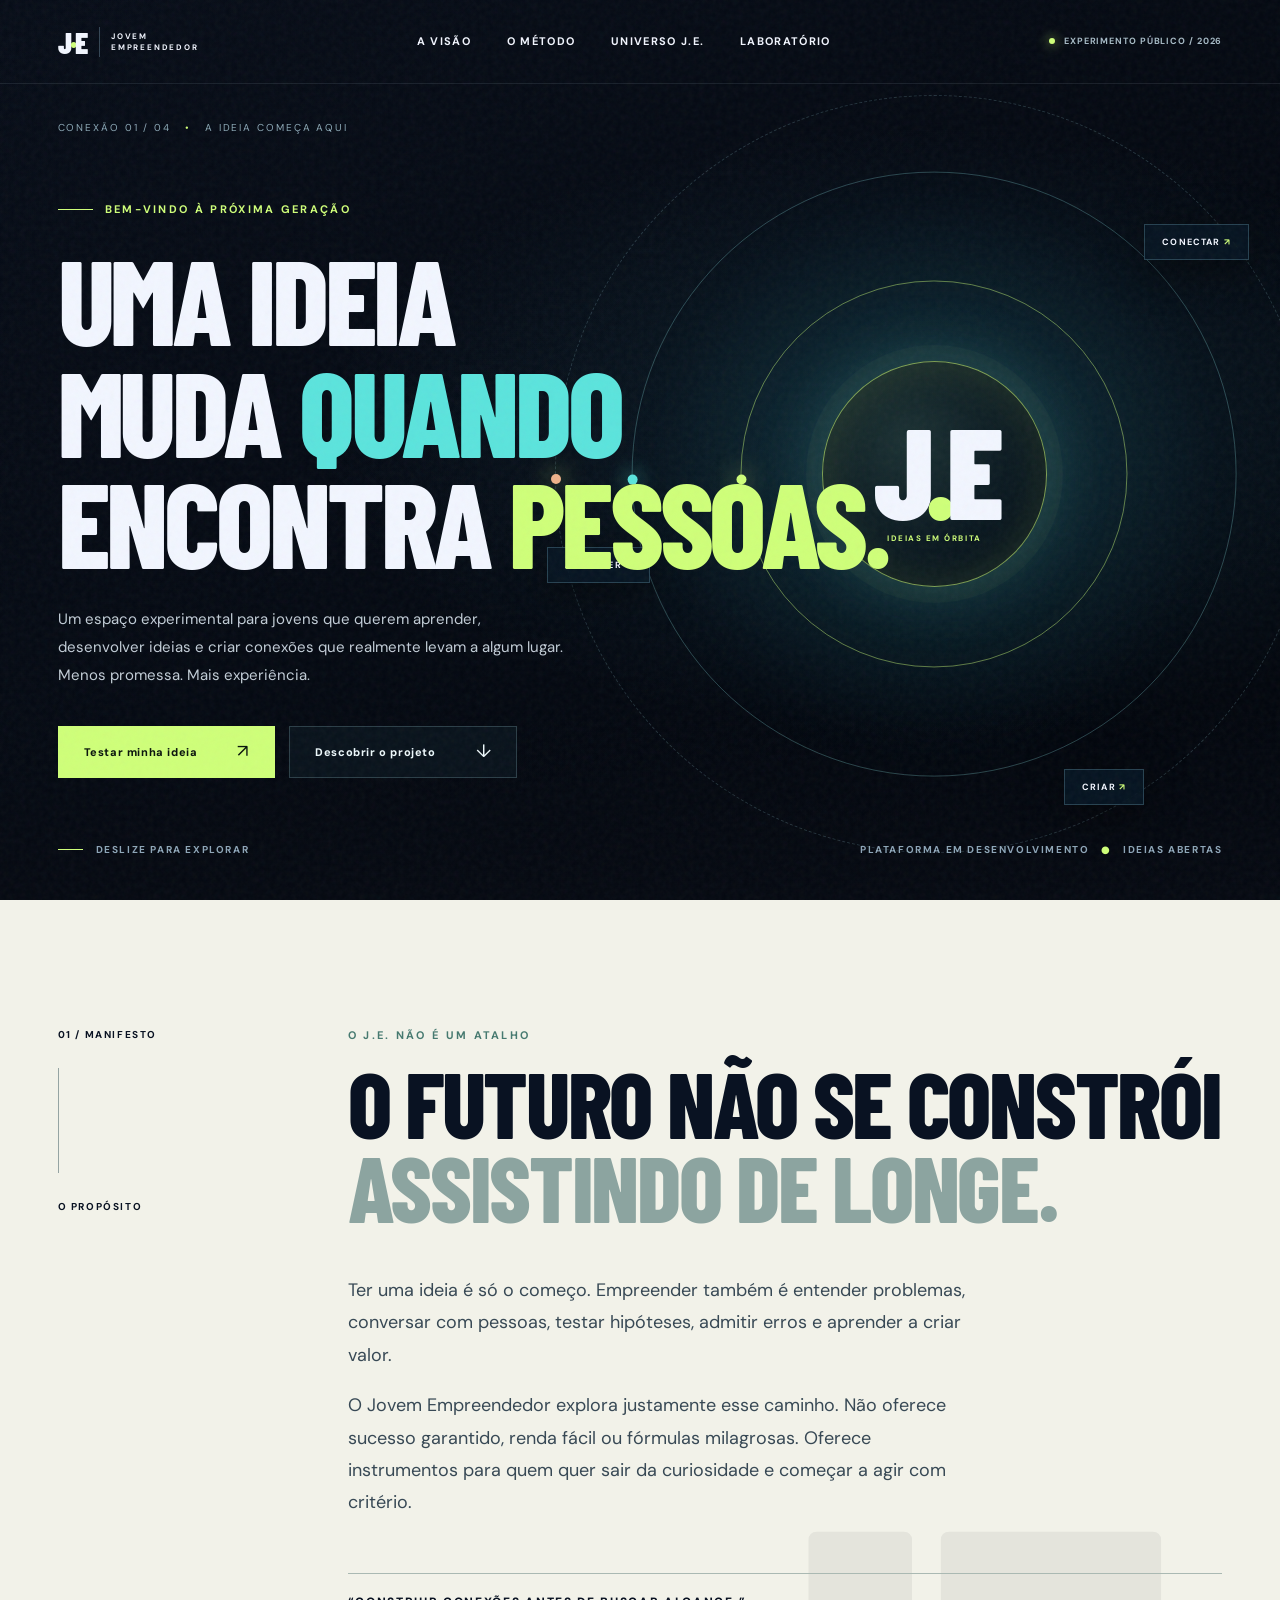
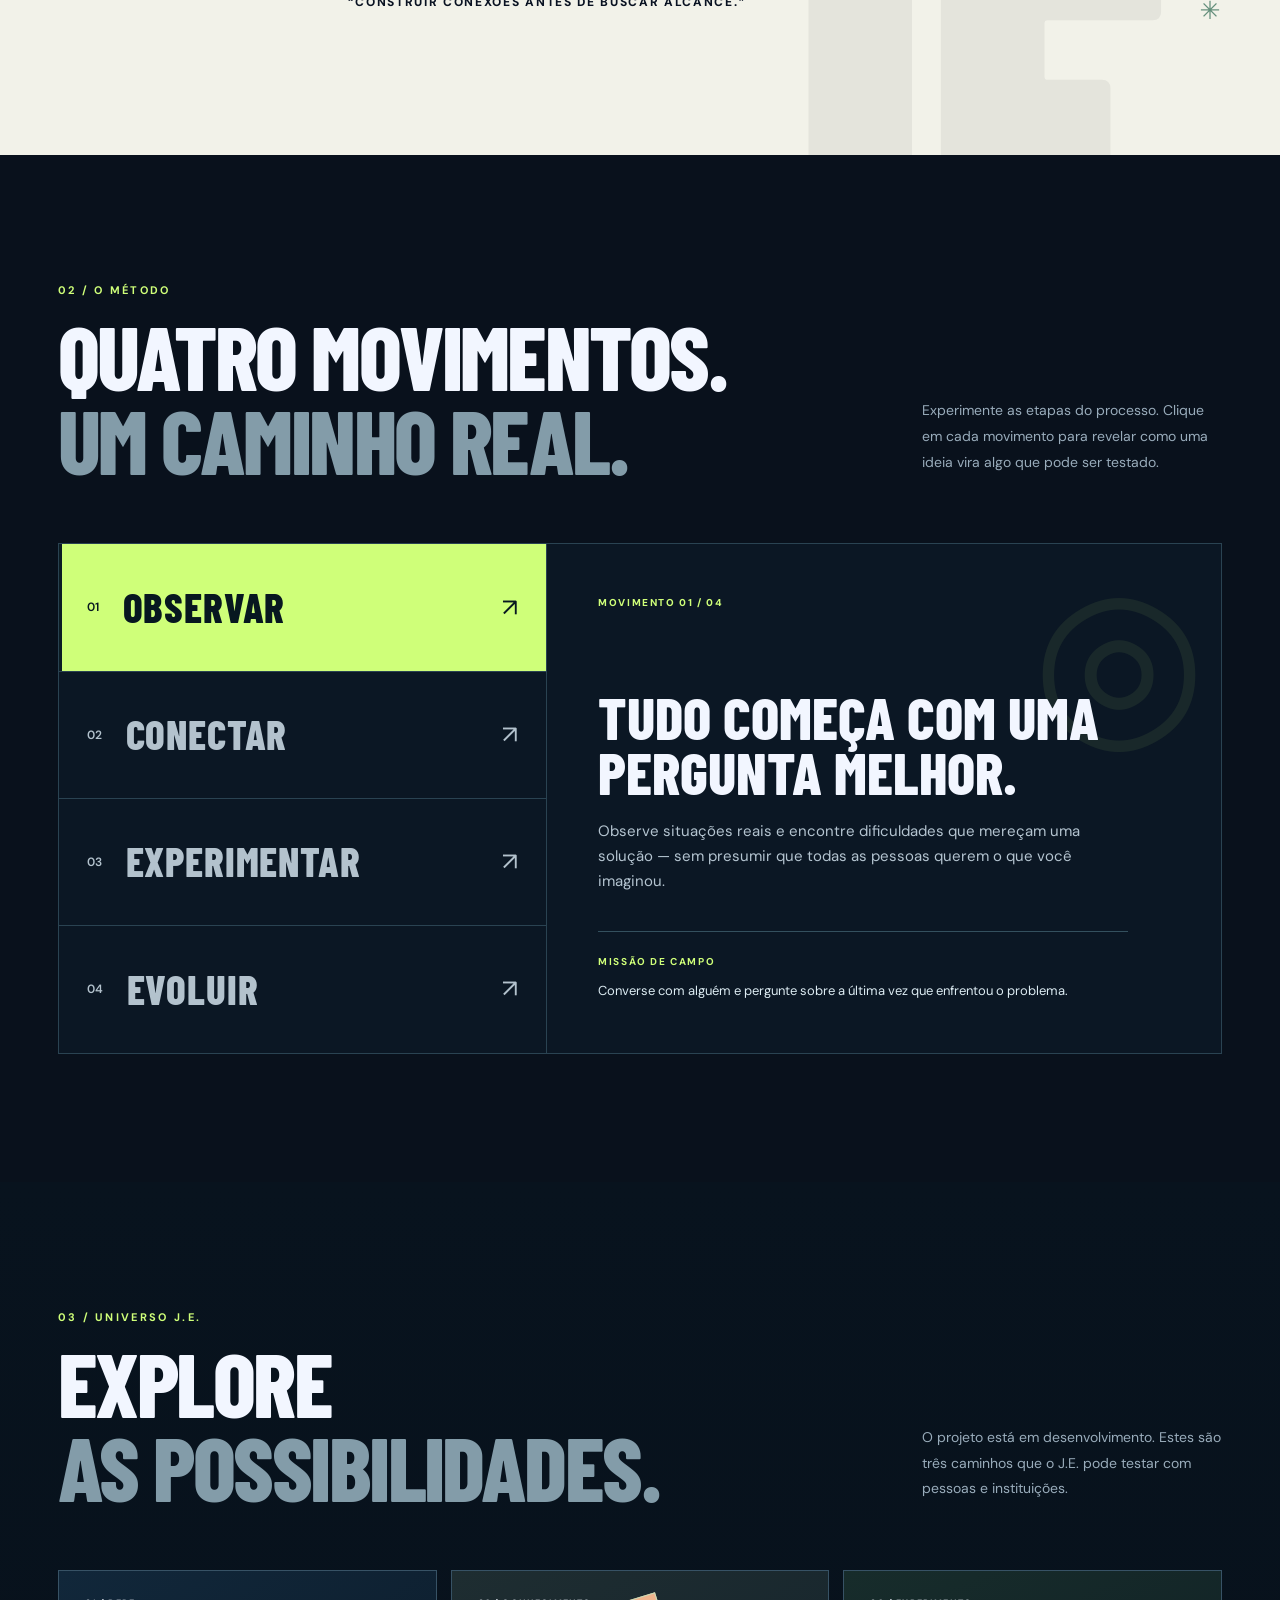
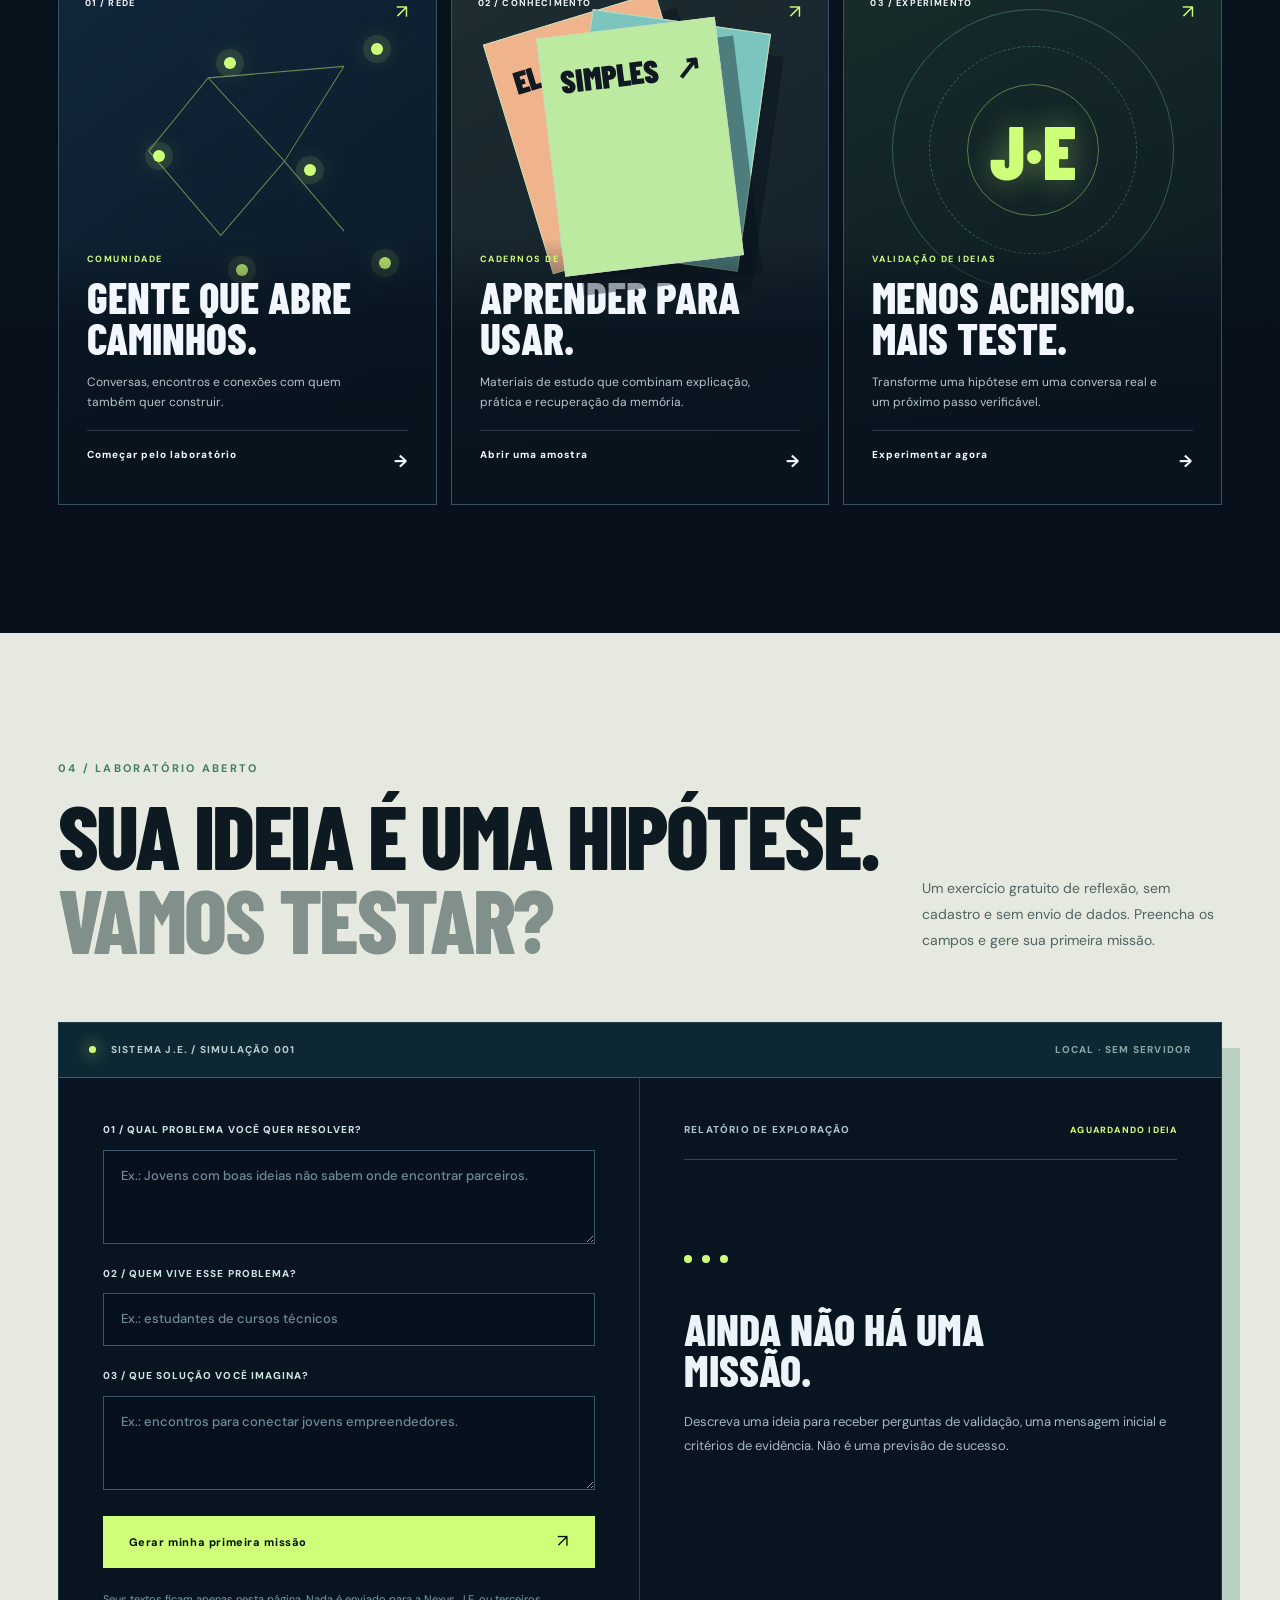
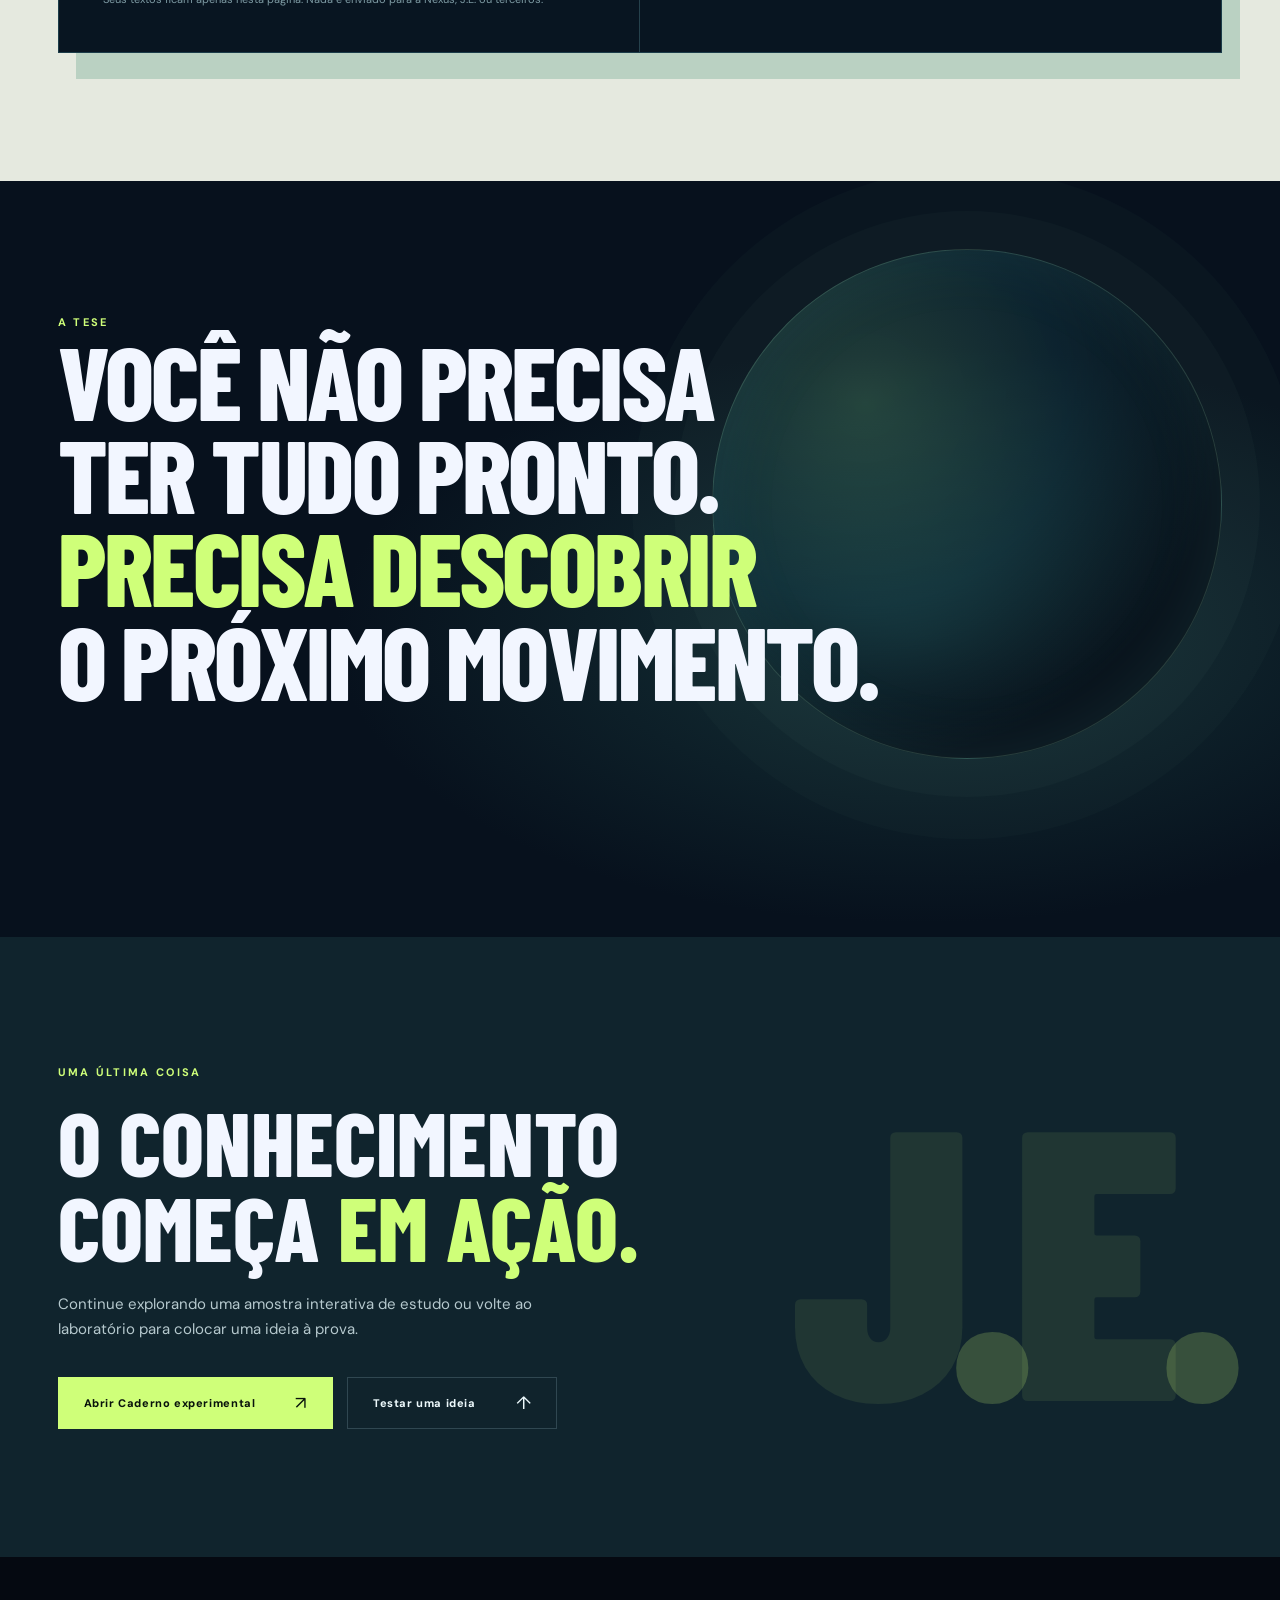
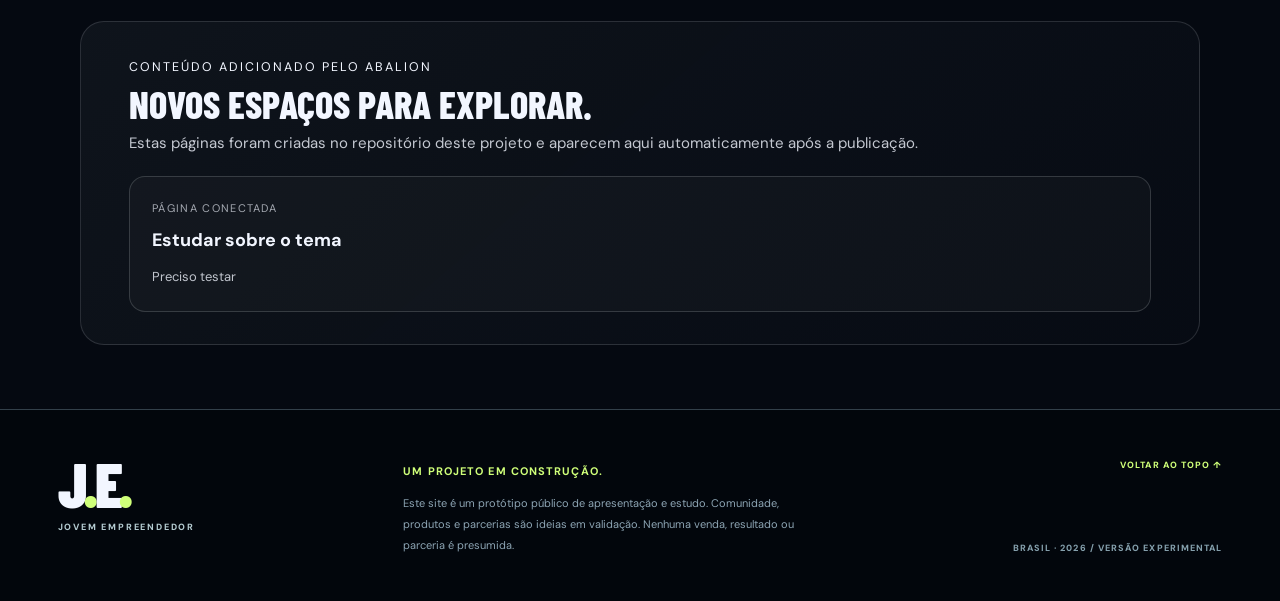
<file: index.html>
<!DOCTYPE html>
<html lang="pt-BR" data-theme="dark">
<head>
  <meta charset="UTF-8"/>
  <meta name="viewport" content="width=device-width,initial-scale=1,viewport-fit=cover"/>
  <meta name="description" content="J.E. — Jovem Empreendedor: um laboratório público de ideias, conexões e aprendizagem para transformar curiosidade em ações concretas."/>
  <meta name="theme-color" content="#050911"/>
  <meta property="og:type" content="website"/>
  <meta property="og:title" content="J.E. — Jovem Empreendedor | O próximo movimento"/>
  <meta property="og:description" content="Ideias encontram pessoas. Explore uma experiência interativa sobre aprender, validar e empreender."/>
  <link rel="icon" href="assets/favicon.svg" type="image/svg+xml"/>
  <link rel="stylesheet" href="assets/style.css"/>
  <title>J.E. — Jovem Empreendedor | Ideias em movimento</title>
</head>
<body>
  <a class="skip" href="#conteudo">Ir para o conteúdo</a>
  <div class="noise" aria-hidden="true"></div>
  <canvas id="starfield" aria-hidden="true"></canvas>
  <div class="loading-screen" id="intro" aria-hidden="true"><div class="loading-mark">J<span>.</span>E<span>.</span></div><div class="loading-bar"><span></span></div><p>EMBARQUE EM UMA IDEIA</p></div>
  <header class="site-header" id="topo">
    <a class="brand" href="#topo" aria-label="Jovem Empreendedor, início"><span class="brand-sign">J<span>·</span>E</span><span class="brand-name">JOVEM<br/>EMPREENDEDOR</span></a>
    <nav class="desktop-nav" aria-label="Menu principal"><a href="#visao">A visão</a><a href="#metodo">O método</a><a href="#universo">Universo J.E.</a><a href="#laboratorio">Laboratório</a></nav>
    <div class="nav-right"><span class="live-indicator"><i></i>EXPERIMENTO PÚBLICO / 2026</span><button class="menu-btn" id="menuBtn" aria-label="Abrir menu" aria-controls="mobileMenu" aria-expanded="false"><span></span><span></span></button></div>
  </header>
  <nav class="mobile-menu" id="mobileMenu" aria-label="Menu móvel" hidden><a href="#visao">01 — A visão</a><a href="#metodo">02 — O método</a><a href="#universo">03 — Universo J.E.</a><a href="#laboratorio">04 — Laboratório</a><a href="cadernos/">05 — Amostra de Caderno</a></nav>
  <main id="conteudo">
    <section class="hero section-frame" id="inicio" aria-label="Apresentação do Jovem Empreendedor">
      <div class="hero-coordinate" aria-hidden="true">CONEXÃO 01 / 04 <span>•</span> A IDEIA COMEÇA AQUI</div>
      <div class="hero-copy reveal">
        <div class="eyebrow"><span class="eyebrow-line"></span> BEM-VINDO À PRÓXIMA GERAÇÃO</div>
        <h1>UMA IDEIA<br/>MUDA <em>QUANDO</em><br/>ENCONTRA <span>PESSOAS.</span></h1>
        <p class="hero-description">Um espaço experimental para jovens que querem aprender, desenvolver ideias e criar conexões que realmente levam a algum lugar. Menos promessa. Mais experiência.</p>
        <div class="hero-actions"><a class="btn btn-primary magnetic" href="#laboratorio">Testar minha ideia <span aria-hidden="true">↗</span></a><a class="btn btn-ghost" href="#visao">Descobrir o projeto <span aria-hidden="true">↓</span></a></div>
      </div>
      <div class="orbital" aria-hidden="true">
        <div class="orbital-glow"></div><div class="orbit orbit-outer"><i class="orb-dot"></i></div><div class="orbit orbit-mid"><i class="orb-dot"></i></div><div class="orbit orbit-inner"><i class="orb-dot"></i></div>
        <div class="orb-center"><span class="orb-core">J<span>.</span>E</span><span class="orb-caption">IDEIAS EM ÓRBITA</span></div><div class="orbit-tag orbit-tag-one">CONECTAR <span>↗</span></div><div class="orbit-tag orbit-tag-two">APRENDER <span>↗</span></div><div class="orbit-tag orbit-tag-three">CRIAR <span>↗</span></div>
      </div>
      <div class="hero-bottom"><div class="scroll-label"><span class="scroll-line"></span> DESLIZE PARA EXPLORAR</div><div class="hero-status">PLATAFORMA EM DESENVOLVIMENTO <b>●</b> IDEIAS ABERTAS</div></div>
    </section>

    <section class="manifesto section-pad" id="visao">
      <div class="wrap manifesto-layout">
        <div class="section-index reveal"><span>01 / MANIFESTO</span><span class="axis-line"></span><span>O PROPÓSITO</span></div>
        <div class="manifesto-content reveal"><div class="micro">O J.E. NÃO É UM ATALHO</div><h2>O FUTURO NÃO SE CONSTRÓI <span>ASSISTINDO DE LONGE.</span></h2><p>Ter uma ideia é só o começo. Empreender também é entender problemas, conversar com pessoas, testar hipóteses, admitir erros e aprender a criar valor.</p><p>O Jovem Empreendedor explora justamente esse caminho. Não oferece sucesso garantido, renda fácil ou fórmulas milagrosas. Oferece instrumentos para quem quer sair da curiosidade e começar a agir com critério.</p><div class="quote-line"><span>“CONSTRUIR CONEXÕES ANTES DE BUSCAR ALCANCE.”</span><span class="mark-star">✳</span></div></div>
      </div>
    </section>

    <section class="route section-pad" id="metodo">
      <div class="wrap"><div class="section-top reveal"><div><div class="section-label">02 / O MÉTODO</div><h2>QUATRO MOVIMENTOS.<br/><span>UM CAMINHO REAL.</span></h2></div><p>Experimente as etapas do processo. Clique em cada movimento para revelar como uma ideia vira algo que pode ser testado.</p></div>
      <div class="route-board reveal"><div class="route-steps" id="routeSteps" role="tablist" aria-label="Etapas do método J.E.">
          <button class="route-step active" role="tab" aria-selected="true" aria-controls="routePanel" id="route-tab-0" data-step="0"><span class="step-num">01</span><span class="step-text">OBSERVAR</span><span class="step-icon">↗</span></button>
          <button class="route-step" role="tab" aria-selected="false" aria-controls="routePanel" id="route-tab-1" data-step="1"><span class="step-num">02</span><span class="step-text">CONECTAR</span><span class="step-icon">↗</span></button>
          <button class="route-step" role="tab" aria-selected="false" aria-controls="routePanel" id="route-tab-2" data-step="2"><span class="step-num">03</span><span class="step-text">EXPERIMENTAR</span><span class="step-icon">↗</span></button>
          <button class="route-step" role="tab" aria-selected="false" aria-controls="routePanel" id="route-tab-3" data-step="3"><span class="step-num">04</span><span class="step-text">EVOLUIR</span><span class="step-icon">↗</span></button>
        </div><div class="route-details" id="routePanel" role="tabpanel" aria-labelledby="route-tab-0" aria-live="polite"><div class="route-overline">MOVIMENTO 01 / 04</div><div class="route-glyph" id="routeGlyph" aria-hidden="true">◎</div><h3 id="routeTitle">Tudo começa com uma pergunta melhor.</h3><p id="routeDesc">Observe situações reais e encontre dificuldades que mereçam uma solução — sem presumir que todas as pessoas querem o que você imaginou.</p><div class="route-action"><strong id="routeChallenge">MISSÃO DE CAMPO</strong><span id="routeChallengeText">Converse com alguém e pergunte sobre a última vez que enfrentou o problema.</span></div></div></div>
      </div>
    </section>

    <section class="universe section-pad" id="universo">
      <div class="wrap"><div class="section-top reveal"><div><div class="section-label">03 / UNIVERSO J.E.</div><h2>EXPLORE<br/><span>AS POSSIBILIDADES.</span></h2></div><p>O projeto está em desenvolvimento. Estes são três caminhos que o J.E. pode testar com pessoas e instituições.</p></div>
        <div class="universe-grid">
          <a class="universe-card univ-community reveal" href="#laboratorio"><span class="card-top"><b>01 / REDE</b><span>↗</span></span><div class="community-graphic" aria-hidden="true"><i></i><i></i><i></i><i></i><i></i><i></i><svg viewBox="0 0 360 250" preserveAspectRatio="none"><path d="M63 126 L134 62 L225 135 L296 52 M63 126 L149 200 L225 135 L296 196 M134 62 L296 52"/></svg></div><div class="card-content"><div class="card-type">COMUNIDADE</div><h3>GENTE QUE ABRE CAMINHOS.</h3><p>Conversas, encontros e conexões com quem também quer construir.</p><span class="card-more">Começar pelo laboratório <span>→</span></span></div></a>
          <a class="universe-card univ-learning reveal" href="cadernos/"><span class="card-top"><b>02 / CONHECIMENTO</b><span>↗</span></span><div class="book-graphic" aria-hidden="true"><div class="bk bk3">ELITE</div><div class="bk bk2">MÉDIO</div><div class="bk bk1">SIMPLES <span>↗</span></div></div><div class="card-content"><div class="card-type">CADERNOS DE DOMÍNIO</div><h3>APRENDER PARA USAR.</h3><p>Materiais de estudo que combinam explicação, prática e recuperação da memória.</p><span class="card-more">Abrir uma amostra <span>→</span></span></div></a>
          <a class="universe-card univ-experiment reveal" href="#laboratorio"><span class="card-top"><b>03 / EXPERIMENTO</b><span>↗</span></span><div class="lab-graphic" aria-hidden="true"><div class="lab-arc arc1"></div><div class="lab-arc arc2"></div><div class="lab-arc arc3"></div><span class="lab-point">J·E</span></div><div class="card-content"><div class="card-type">VALIDAÇÃO DE IDEIAS</div><h3>MENOS ACHISMO. MAIS TESTE.</h3><p>Transforme uma hipótese em uma conversa real e um próximo passo verificável.</p><span class="card-more">Experimentar agora <span>→</span></span></div></a>
        </div>
      </div>
    </section>

    <section class="lab-section section-pad" id="laboratorio">
      <div class="wrap"><div class="section-top reveal"><div><div class="section-label">04 / LABORATÓRIO ABERTO</div><h2>SUA IDEIA É UMA HIPÓTESE.<br/><span>VAMOS TESTAR?</span></h2></div><p>Um exercício gratuito de reflexão, sem cadastro e sem envio de dados. Preencha os campos e gere sua primeira missão.</p></div>
        <div class="lab-console reveal"><div class="console-top"><div><span class="console-light"></span> SISTEMA J.E. / SIMULAÇÃO 001</div><span>LOCAL · SEM SERVIDOR</span></div><div class="console-main"><form id="ideaForm" class="console-form" autocomplete="off"><label for="problem">01 / Qual problema você quer resolver?<textarea id="problem" maxlength="260" rows="3" placeholder="Ex.: Jovens com boas ideias não sabem onde encontrar parceiros." required></textarea></label><label for="audience">02 / Quem vive esse problema?<input id="audience" maxlength="110" placeholder="Ex.: estudantes de cursos técnicos" required/></label><label for="solution">03 / Que solução você imagina?<textarea id="solution" maxlength="260" rows="3" placeholder="Ex.: encontros para conectar jovens empreendedores." required></textarea></label><button class="btn btn-primary" type="submit">Gerar minha primeira missão <span>↗</span></button><div class="data-note">Seus textos ficam apenas nesta página. Nada é enviado para a Nexus, J.E. ou terceiros.</div></form><div class="console-output" id="labOutput" aria-live="polite"><div class="output-header">RELATÓRIO DE EXPLORAÇÃO <span id="outputStatus">AGUARDANDO IDEIA</span></div><div id="outputBody" class="output-body"><div class="waiting-pulse"><i></i><i></i><i></i></div><h3>AINDA NÃO HÁ UMA MISSÃO.</h3><p>Descreva uma ideia para receber perguntas de validação, uma mensagem inicial e critérios de evidência. Não é uma previsão de sucesso.</p></div></div></div></div>
      </div>
    </section>

    <section class="belief section-pad"><div class="wrap belief-inner reveal"><span class="section-label">A TESE</span><p>VOCÊ NÃO PRECISA<br/>TER TUDO PRONTO.<br/><em>PRECISA DESCOBRIR</em><br/>O PRÓXIMO MOVIMENTO.</p><div class="belief-moon" aria-hidden="true"></div></div></section>

    <section class="final-cta section-pad" id="explorar"><div class="wrap final-inner reveal"><div><div class="section-label">UMA ÚLTIMA COISA</div><h2>O CONHECIMENTO<br/>COMEÇA <span>EM AÇÃO.</span></h2><p>Continue explorando uma amostra interativa de estudo ou volte ao laboratório para colocar uma ideia à prova.</p><div class="hero-actions"><a class="btn btn-primary" href="cadernos/">Abrir Caderno experimental <span>↗</span></a><a class="btn btn-ghost" href="#laboratorio">Testar uma ideia <span>↑</span></a></div></div><div class="footer-graphic" aria-hidden="true">J<span>.</span>E<span>.</span></div></div></section>
  </main>
  <footer class="footer"><div class="wrap footer-grid"><div class="footer-logo">J<span>.</span>E<span>.</span><small>JOVEM EMPREENDEDOR</small></div><div class="footer-note"><b>UM PROJETO EM CONSTRUÇÃO.</b><p>Este site é um protótipo público de apresentação e estudo. Comunidade, produtos e parcerias são ideias em validação. Nenhuma venda, resultado ou parceria é presumida.</p></div><div class="footer-right"><a href="#topo">VOLTAR AO TOPO ↑</a><span>BRASIL · 2026 / VERSÃO EXPERIMENTAL</span></div></div></footer>
  <script src="assets/app.js" defer></script>
  <script defer src="assets/abalion-bridge.js"></script>
</body>
</html>
</file>
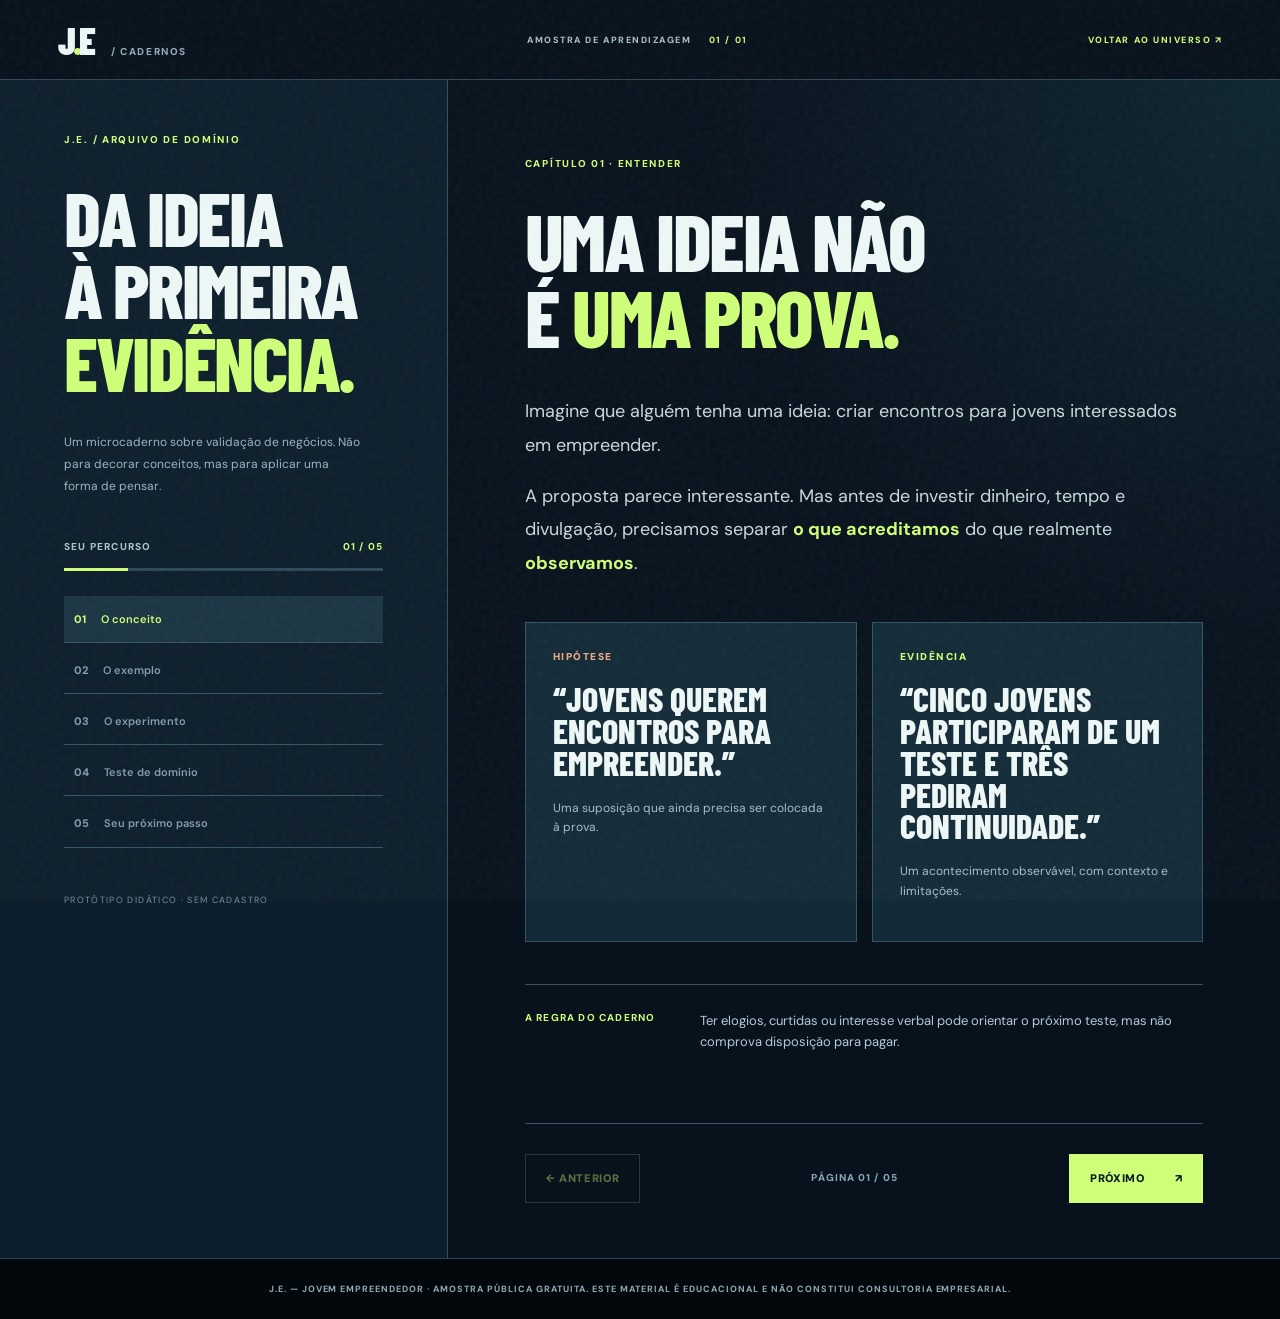
<file: cadernos/index.html>
<!DOCTYPE html><html lang="pt-BR"><head><meta charset="UTF-8"><meta name="viewport" content="width=device-width, initial-scale=1"><meta name="theme-color" content="#09131d"><meta name="description" content="Amostra de um Caderno de Domínio do Jovem Empreendedor: aprender a diferenciar uma boa ideia de evidências de demanda."><link rel="icon" href="../assets/favicon.svg" type="image/svg+xml"><link rel="stylesheet" href="../assets/style.css"><link rel="stylesheet" href="cadernos.css"><title>Caderno J.E. | Da ideia à primeira evidência</title></head><body class="reader-body"><a class="skip" href="#reader">Ir para a lição</a><div class="noise" aria-hidden="true"></div>
<header class="reader-header"><a class="reader-brand" href="../" aria-label="Voltar ao Jovem Empreendedor">J<span>.</span>E <small>/ CADERNOS</small></a><div class="reader-header-middle">AMOSTRA DE APRENDIZAGEM <b>01 / 01</b></div><a class="reader-back" href="../">VOLTAR AO UNIVERSO ↗</a></header>
<main class="reader-main" id="reader"><aside class="reader-sidebar"><div class="reader-sidebar-inner"><div class="reader-code">J.E. / ARQUIVO DE DOMÍNIO</div><h1>DA IDEIA<br/>À PRIMEIRA<br/><span>EVIDÊNCIA.</span></h1><p>Um microcaderno sobre validação de negócios. Não para decorar conceitos, mas para aplicar uma forma de pensar.</p><div class="reader-progress"><div class="progress-label"><span>SEU PERCURSO</span><b id="progressText">01 / 05</b></div><div class="progress-track"><i id="progressFill"></i></div></div><div class="reader-stages" id="readerNav" aria-label="Etapas do caderno"><button data-stage="0" class="active">01 <span>O conceito</span></button><button data-stage="1">02 <span>O exemplo</span></button><button data-stage="2">03 <span>O experimento</span></button><button data-stage="3">04 <span>Teste de domínio</span></button><button data-stage="4">05 <span>Seu próximo passo</span></button></div><div class="reader-foot">PROTÓTIPO DIDÁTICO · SEM CADASTRO</div></div></aside>
<section class="reader-content" aria-live="polite"><div class="reader-page active" data-page="0"><div class="page-eyebrow">CAPÍTULO 01 · ENTENDER</div><h2>UMA IDEIA NÃO<br/>É <span>UMA PROVA.</span></h2><div class="reading-copy"><p>Imagine que alguém tenha uma ideia: criar encontros para jovens interessados em empreender.</p><p>A proposta parece interessante. Mas antes de investir dinheiro, tempo e divulgação, precisamos separar <strong>o que acreditamos</strong> do que realmente <strong>observamos</strong>.</p></div><div class="concept-duo"><article><div class="concept-tag">HIPÓTESE</div><h3>“Jovens querem encontros para empreender.”</h3><p>Uma suposição que ainda precisa ser colocada à prova.</p></article><article><div class="concept-tag good">EVIDÊNCIA</div><h3>“Cinco jovens participaram de um teste e três pediram continuidade.”</h3><p>Um acontecimento observável, com contexto e limitações.</p></article></div><div class="reading-note"><b>A REGRA DO CADERNO</b><span>Ter elogios, curtidas ou interesse verbal pode orientar o próximo teste, mas não comprova disposição para pagar.</span></div></div>
<div class="reader-page" data-page="1"><div class="page-eyebrow">CAPÍTULO 02 · COMPARAR</div><h2>O MESMO PROJETO.<br/><span>DOIS CAMINHOS.</span></h2><div class="reading-copy"><p>Dois jovens desejam criar uma comunidade. Veja como pequenas escolhas mudam a qualidade da informação que conseguem.</p></div><div class="case-grid"><article class="case weak"><b>CAMINHO A / PERGUNTAR POR ELOGIOS</b><h3>“Você acha incrível essa ideia de comunidade?”</h3><p>As respostas provavelmente serão agradáveis, mas a pergunta induz uma avaliação positiva. Ainda falta descobrir qual problema as pessoas realmente vivem.</p><span>RESULTADO: opinião vaga</span></article><article class="case strong"><b>CAMINHO B / INVESTIGAR FATOS</b><h3>“Quando foi a última vez que você procurou um parceiro para um projeto?”</h3><p>Essa pergunta pede um episódio concreto, as dificuldades encontradas e como a pessoa tentou resolver o problema.</p><span>RESULTADO: história observável</span></article></div><div class="reading-note"><b>POR QUE IMPORTA</b><span>Perguntas sobre acontecimentos anteriores ajudam a conhecer comportamentos. Ainda assim, uma entrevista não substitui um teste de uso ou compra.</span></div></div>
<div class="reader-page" data-page="2"><div class="page-eyebrow">CAPÍTULO 03 · APLICAR</div><h2>UM TESTE PEQUENO<br/><span>ENSINA MUITO.</span></h2><div class="reading-copy"><p>Você não precisa lançar uma empresa inteira para descobrir se uma proposta desperta interesse. Pode testar um encontro curto, uma conversa demonstrativa ou um protótipo simples.</p></div><div class="trial-sequence"><article><b>01</b><div><h3>DEFINA O PÚBLICO</h3><p>Exemplo: jovens de um curso técnico que procuram colaboradores para pequenos negócios.</p></div></article><article><b>02</b><div><h3>FORMULE A HIPÓTESE</h3><p>Exemplo: essas pessoas considerariam útil um encontro guiado para troca de projetos.</p></div></article><article><b>03</b><div><h3>CONVIDE PARA UM PILOTO</h3><p>Ofereça um encontro com duração, proposta e número de participantes definidos. Convite não é comprovação de participação.</p></div></article><article><b>04</b><div><h3>OBSERVE O RESULTADO</h3><p>Registre inscrições, presenças, dúvidas, pedidos de continuidade e, se for o caso, compromisso de pagamento.</p></div></article></div><div class="reading-note"><b>ATENÇÃO</b><span>Amostras pequenas ajudam a encontrar problemas, mas não demonstram que o mercado inteiro se comportaria do mesmo modo.</span></div></div>
<div class="reader-page" data-page="3"><div class="page-eyebrow">CAPÍTULO 04 · LEMBRAR</div><h2>AGORA É SUA VEZ<br/><span>DE RECUPERAR.</span></h2><div class="reading-copy"><p>Sem voltar às seções anteriores, responda às quatro situações. O objetivo não é competir por pontos: é descobrir o que você compreendeu e corrigir o que precisar.</p></div><div id="quizRegion"><div class="quiz-count" id="quizCount">QUESTÃO 01 / 04</div><div class="quiz-question" id="quizQuestion"></div><div class="quiz-choices" id="quizChoices"></div><div id="quizFeedback" class="quiz-feedback" role="status"></div><button class="reader-btn" id="quizNext" disabled>PRÓXIMA QUESTÃO <span>↗</span></button></div></div>
<div class="reader-page" data-page="4"><div class="page-eyebrow">CAPÍTULO 05 · TRANSFERIR</div><h2>O APRENDIZADO<br/><span>COMEÇA LÁ FORA.</span></h2><div class="reading-copy"><p>Você agora sabe diferenciar ideia, hipótese, evidência e teste. Use isso na próxima proposta que encontrar — inclusive fora do empreendedorismo.</p></div><div class="transfer-card"><div class="concept-tag good">DESAFIO FINAL</div><h3>UMA CONVERSA, TRÊS PERGUNTAS.</h3><p>Converse com uma pessoa real sobre algum problema que ela enfrenta. Anote:</p><ol><li>Quando isso aconteceu pela última vez?</li><li>O que ela fez para tentar resolver?</li><li>O que ainda permanece difícil?</li></ol><p>Depois, separe o que é fato observado do que ainda é suposição.</p></div><div class="reading-note"><b>PARA SE APROFUNDAR</b><span><a href="https://sebrae.com.br/sites/PortalSebrae" target="_blank" rel="noopener noreferrer">Sebrae — empreendedorismo e validação ↗</a><a href="https://doi.org/10.1177/1529100612453266" target="_blank" rel="noopener noreferrer">Dunlosky et al. (2013) — revisão de técnicas de aprendizagem ↗</a><a href="https://doi.org/10.1111/j.1467-9280.2006.01693.x" target="_blank" rel="noopener noreferrer">Roediger &amp; Karpicke (2006) — testes e retenção ↗</a></span></div><div class="reader-actions"><button class="reader-btn reader-btn-outline" id="restartBook">REVER O CADERNO ↺</button><a class="reader-btn" href="../#laboratorio">TESTAR SUA IDEIA ↗</a></div></div>
<div class="reader-bottom"><button class="reader-btn reader-btn-outline" id="prevPage">← ANTERIOR</button><span id="bookPosition">PÁGINA 01 / 05</span><button class="reader-btn" id="nextPage">PRÓXIMO <span>↗</span></button></div>
</section></main><footer class="reader-footer">J.E. — JOVEM EMPREENDEDOR · AMOSTRA PÚBLICA GRATUITA. ESTE MATERIAL É EDUCACIONAL E NÃO CONSTITUI CONSULTORIA EMPRESARIAL.</footer><script src="cadernos.js" defer></script></body></html>
</file>
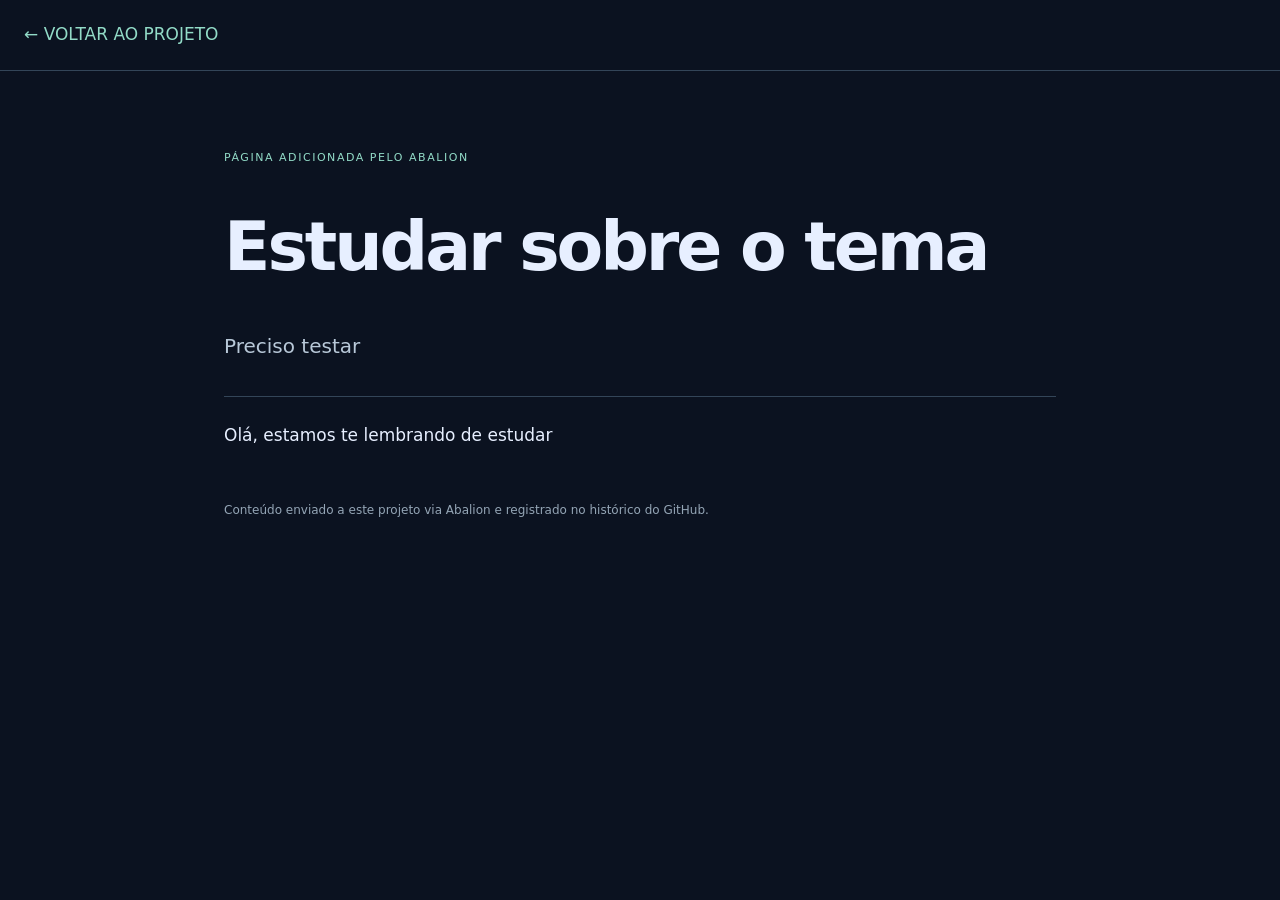
<file: abalion/pages/estudar-sobre-o-tema.html>
<!DOCTYPE html><html lang="pt-BR"><head><meta charset="utf-8"><meta name="viewport" content="width=device-width,initial-scale=1"><title>Estudar sobre o tema | Jovem-Empreendedor</title><style>
:root{color-scheme:dark}*{box-sizing:border-box}body{margin:0;background:#0b1220;color:#e7efff;font:17px/1.75 system-ui,-apple-system,sans-serif}main{max-width:880px;margin:0 auto;padding:clamp(28px,6vw,88px) 24px}a{color:#92dbc7}.tag{letter-spacing:.14em;font-size:11px;color:#92dbc7}h1{font-size:clamp(36px,6vw,68px);line-height:1.04;letter-spacing:-.045em}.summary{font-size:20px;color:#b8c8d8}.body{border-top:1px solid #334558;padding-top:24px;margin-top:32px;white-space:normal}.body p{margin:0 0 22px}nav{padding:20px 24px;border-bottom:1px solid #334558}nav a{text-decoration:none}footer{margin-top:50px;font-size:12px;color:#94a5b5}</style></head><body><nav><a href="../../index.html#abalion-materiais">← VOLTAR AO PROJETO</a></nav><main><div class="tag">PÁGINA ADICIONADA PELO ABALION</div><h1>Estudar sobre o tema</h1><p class="summary">Preciso testar</p><div class="body"><p>Olá, estamos te lembrando de estudar</p></div><footer>Conteúdo enviado a este projeto via Abalion e registrado no histórico do GitHub.</footer></main></body></html>
</file>
<file: assets/style.css>
@import url('https://fonts.googleapis.com/css2?family=Barlow+Condensed:wght@500;600;700;800;900&family=DM+Sans:wght@400;500;600;700&display=swap');
:root{--bg:#050911;--bg2:#09111d;--panel:#101b27;--text:#f2f6ff;--muted:#a4b5c3;--line:rgba(197,225,247,.15);--lime:#cfff79;--aqua:#5be4dd;--amber:#eeb28a;--font-head:'Barlow Condensed',Impact,'Arial Narrow',sans-serif;--font-body:'DM Sans',system-ui,-apple-system,sans-serif;--ease:cubic-bezier(.21,.9,.2,1)}
*,*::before,*::after{box-sizing:border-box}html{scroll-behavior:smooth;scroll-padding-top:85px}body{margin:0;background:var(--bg);color:var(--text);font:15px/1.65 var(--font-body);overflow-x:hidden}body.menu-open{overflow:hidden}::selection{background:var(--lime);color:#071122}a{color:inherit;text-decoration:none}button,input,textarea{font:inherit}button{cursor:pointer}button:focus-visible,a:focus-visible,input:focus-visible,textarea:focus-visible{outline:2px solid var(--lime);outline-offset:4px}button,a{-webkit-tap-highlight-color:transparent}img,svg{max-width:100%}.wrap{width:min(1240px,calc(100% - 9vw));margin:auto}.section-pad{padding:clamp(88px,10vw,160px) 0}.section-frame{position:relative}.skip{position:fixed;top:-80px;left:20px;padding:10px 18px;background:#fff;color:#000;z-index:500}.skip:focus{top:10px}#starfield{position:absolute;top:0;left:0;width:100%;height:105vh;pointer-events:none;z-index:0;opacity:.65}.noise{position:fixed;inset:0;z-index:100;pointer-events:none;opacity:.065;background-image:url("data:image/svg+xml,%3Csvg viewBox='0 0 180 180' xmlns='http://www.w3.org/2000/svg'%3E%3Cfilter id='n'%3E%3CfeTurbulence type='fractalNoise' baseFrequency='.9' numOctaves='3' stitchTiles='stitch'/%3E%3C/filter%3E%3Crect width='100%25' height='100%25' filter='url(%23n)' opacity='.75'/%3E%3C/svg%3E")}.loading-screen{position:fixed;z-index:1000;inset:0;background:#050911;display:grid;place-content:center;justify-items:center;transition:opacity .6s ease,visibility .6s ease}.loading-screen.hidden{opacity:0;visibility:hidden}.loading-mark{font:900 clamp(80px,16vw,170px)/1 var(--font-head);letter-spacing:-.065em}.loading-mark span{color:var(--lime)}.loading-screen p{font:700 10px var(--font-body);letter-spacing:.33em;color:#8f9dac;margin-top:26px}.loading-bar{width:170px;height:2px;background:#283849;margin-top:30px;overflow:hidden}.loading-bar span{display:block;width:100%;height:100%;background:var(--lime);transform-origin:left;animation:loading 1.15s var(--ease) both}@keyframes loading{from{transform:scaleX(0)}to{transform:scaleX(1)}}
.site-header{height:84px;display:flex;align-items:center;justify-content:space-between;padding:0 clamp(22px,4.5vw,76px);position:absolute;inset:0 0 auto;z-index:50;border-bottom:1px solid rgba(190,214,236,.1)}.brand{display:flex;align-items:center;gap:11px;white-space:nowrap}.brand-sign{font:900 30px/1 var(--font-head);letter-spacing:-.06em;border-right:1px solid #344554;padding-right:13px}.brand-sign span{color:var(--lime)}.brand-name{font:700 8px/1.26 var(--font-body);letter-spacing:.22em}.desktop-nav{display:flex;gap:clamp(18px,2.8vw,48px)}.desktop-nav a{font-size:11px;text-transform:uppercase;letter-spacing:.12em;font-weight:700;transition:color .2s}.desktop-nav a:hover{color:var(--lime)}.nav-right{display:flex;align-items:center;gap:20px}.live-indicator{font-size:9px;letter-spacing:.1em;font-weight:700;color:#a7bbc6}.live-indicator i{display:inline-block;background:var(--lime);width:6px;height:6px;border-radius:50%;margin-right:9px;box-shadow:0 0 12px var(--lime)}.menu-btn{display:none;width:46px;height:46px;border:1px solid #405168;background:transparent;border-radius:3px;place-content:center;gap:6px}.menu-btn span{display:block;width:20px;height:2px;background:white}.mobile-menu{display:none}.mobile-menu:not([hidden]){display:flex;position:fixed;z-index:49;inset:0;background:#08111d;padding:120px 8vw 50px;flex-direction:column;gap:20px}.mobile-menu a{font:700 clamp(32px,7vw,50px)/1.15 var(--font-head);border-bottom:1px solid #24364a;padding-bottom:16px}.mobile-menu a:hover{color:var(--lime)}
.hero{min-height:790px;height:min(920px,100svh);max-height:none;display:flex;align-items:center;overflow:hidden;background:radial-gradient(ellipse at 72% 48%,rgba(28,74,92,.3),transparent 46%),linear-gradient(145deg,#070d18,#02060d 83%)}.hero::before{content:'';position:absolute;inset:0;background:linear-gradient(90deg,rgba(4,9,17,.1),transparent 70%);z-index:0}.hero::after{content:'';position:absolute;inset:auto 0 0;height:200px;background:linear-gradient(transparent,var(--bg));pointer-events:none}.hero-coordinate{position:absolute;top:120px;left:4.5vw;font-size:10px;letter-spacing:.19em;color:#8ca8b6}.hero-coordinate span{color:var(--lime);margin:0 9px}.hero-copy{position:relative;z-index:4;margin-left:max(4.5vw,calc((100vw - 1240px)/2));margin-top:80px;width:min(860px,65vw)}.eyebrow,.section-label,.micro{font:700 11px/1.3 var(--font-body);letter-spacing:.21em;text-transform:uppercase;color:var(--lime)}.eyebrow{display:flex;align-items:center;gap:12px}.eyebrow-line{width:35px;height:1px;background:var(--lime)}h1,h2,h3,p{margin-top:0}h1,h2,h3{font-family:var(--font-head);line-height:.94;font-weight:800;text-transform:uppercase}h1{font-size:clamp(73px,9.3vw,154px);letter-spacing:-.035em;margin:26px 0 28px;max-width:990px}h1 em{font-style:normal;color:var(--aqua)}h1 span{color:var(--lime)}.hero-description{max-width:505px;font-size:15px;color:#c3ced8;line-height:1.85}.hero-actions{display:flex;flex-wrap:wrap;gap:14px;margin-top:36px}.btn{border:1px solid transparent;display:inline-flex;align-items:center;justify-content:space-between;gap:40px;min-height:52px;padding:0 25px;font-size:11px;letter-spacing:.055em;font-weight:800;transition:transform .25s,box-shadow .25s,background .25s}.btn span{font-size:18px;font-weight:400}.btn:hover{transform:translateY(-3px)}.btn-primary{background:var(--lime);color:#08130b;border-color:var(--lime)}.btn-primary:hover{box-shadow:0 12px 48px #d4ff8436}.btn-ghost{background:#10222c66;color:#edf9fc;border-color:#54717a77}.btn-ghost:hover{background:#18313b}.hero-bottom{position:absolute;bottom:42px;left:4.5vw;right:4.5vw;z-index:4;display:flex;justify-content:space-between;align-items:end;font-size:10px;letter-spacing:.16em;font-weight:700;color:#8ea6b8}.scroll-label{display:flex;align-items:center;gap:13px}.scroll-line{display:block;width:25px;height:1px;background:var(--lime)}.hero-status b{font-size:10px;color:var(--lime);margin:0 8px}.orbital{position:absolute;z-index:2;width:min(63vw,840px);aspect-ratio:1;right:-4.5vw;top:50%;transform:translateY(-47%);pointer-events:none}.orbital-glow{position:absolute;inset:11%;border-radius:50%;background:radial-gradient(circle,#cfff791d 0,rgba(53,194,213,.11) 18%,transparent 65%);filter:blur(25px);animation:glow 5s ease-in-out infinite alternate}@keyframes glow{to{opacity:.5;transform:scale(1.15)}}.orbit{position:absolute;left:50%;top:50%;border:1px solid rgba(174,210,226,.2);border-radius:50%;transform:translate(-50%,-50%);animation:orbit 40s linear infinite}.orbit-outer{width:94%;height:94%;border-style:dashed;border-color:#a0d7e333;animation-duration:67s;animation-direction:reverse}.orbit-mid{width:75%;height:75%;border-color:#8ce6e945;animation-duration:39s}.orbit-inner{width:48%;height:48%;border-color:#ccff7970;animation-duration:20s;animation-direction:reverse}@keyframes orbit{to{transform:translate(-50%,-50%) rotate(360deg)}}.orb-dot{position:absolute;top:50%;left:-5px;width:10px;height:10px;border-radius:50%;background:var(--lime);box-shadow:0 0 25px #cfff79}.orbit-mid .orb-dot{background:var(--aqua);box-shadow:0 0 20px var(--aqua)}.orbit-outer .orb-dot{background:var(--amber)}.orb-center{position:absolute;inset:36%;border-radius:50%;display:grid;align-content:center;justify-items:center;background:radial-gradient(circle at 38% 35%,#1b3133,#05101a 70%);border:1px solid #cfff7994;box-shadow:0 0 0 16px #cfff7908,0 0 70px #5fd4cc36,inset 0 0 46px #caff7828}.orb-core{font:900 clamp(72px,10vw,160px)/1 var(--font-head);letter-spacing:-.07em}.orb-core span{color:var(--lime)}.orb-caption{font:700 8px var(--font-body);letter-spacing:.19em;color:var(--lime);white-space:nowrap}.orbit-tag{position:absolute;font:700 9px var(--font-body);letter-spacing:.13em;background:#061522e3;border:1px solid #4971837d;padding:11px 17px;box-shadow:0 8px 40px #0008;animation:float 5s ease-in-out infinite alternate}.orbit-tag span{color:var(--lime)}.orbit-tag-one{top:19%;right:11%}.orbit-tag-two{top:59%;left:2%;animation-delay:-2s}.orbit-tag-three{bottom:9%;right:24%;animation-delay:-1s}@keyframes float{to{transform:translateY(-10px)}}
.manifesto{background:#f2f2e9;color:#091222;position:relative;overflow:hidden}.manifesto::before{content:'JE.';position:absolute;right:-2vw;bottom:-17vw;color:#111b2310;font:900 43vw/1 var(--font-head);pointer-events:none}.manifesto-layout{display:grid;grid-template-columns:240px 1fr;gap:50px;position:relative}.section-index{font:700 10px var(--font-body);letter-spacing:.16em;display:flex;flex-direction:column;gap:27px}.axis-line{display:block;width:1px;height:105px;background:#95a4a3}.manifesto-content{max-width:920px}.micro{color:#477a70;margin:0 0 19px}.manifesto h2{font-size:clamp(50px,7.2vw,108px);letter-spacing:-.025em;line-height:.91;margin:0 0 45px}.manifesto h2 span{color:#8ca4a0}.manifesto-content>p{font-size:clamp(15px,1.5vw,18px);line-height:1.8;max-width:620px;color:#384955}.manifesto-content>p+p{margin-top:18px}.quote-line{border-top:1px solid #aab9b3;margin-top:54px;padding-top:20px;display:flex;justify-content:space-between;gap:20px;font:800 12px var(--font-body);letter-spacing:.14em}.mark-star{font-size:25px;color:#638e7a}
.route{background:#09111c}.section-top{display:flex;justify-content:space-between;gap:40px;align-items:end;margin-bottom:62px}.section-top h2{font-size:clamp(57px,7vw,100px);margin:16px 0 0;letter-spacing:-.028em}.section-top h2 span{color:#839ca9}.section-top>p{width:300px;max-width:35%;font-size:14px;color:#99acbb;line-height:1.85;margin:0 0 6px}.route-board{display:grid;grid-template-columns:42% 58%;border:1px solid #2a4352;min-height:460px;background:#0b1724}.route-steps{border-right:1px solid #2a4352}.route-step{width:100%;height:25%;display:flex;align-items:center;gap:24px;text-align:left;background:transparent;border:0;border-bottom:1px solid #2a4352;color:#b3c2cd;padding:25px 28px;position:relative;transition:background .25s,color .25s}.route-step:last-child{border-bottom:0}.route-step:hover{background:#173041}.route-step.active{background:#cfff79;color:#071720}.route-step::before{content:'';position:absolute;left:0;top:0;bottom:0;width:3px;background:transparent}.route-step.active::before{background:#0c1d24}.step-num{font:600 12px var(--font-body)}.step-text{font:800 clamp(26px,3.2vw,48px)/1 var(--font-head);letter-spacing:.02em}.step-icon{margin-left:auto;font-size:25px}.route-details{position:relative;overflow:hidden;padding:clamp(26px,4vw,60px) clamp(25px,4vw,65px)}.route-overline{font:800 10px var(--font-body);letter-spacing:.16em;color:var(--lime)}.route-glyph{position:absolute;right:15px;top:15px;font-size:200px;line-height:1;color:#cfff7913;transition:transform .65s var(--ease)}.route-details.flash .route-glyph{transform:rotate(36deg)}.route-details h3{position:relative;font-size:clamp(35px,4.6vw,64px);max-width:540px;margin:80px 0 20px}.route-details>p{color:#b4c4d0;max-width:520px}.route-action{margin-top:37px;border-top:1px solid #34505e;padding-top:22px;display:grid;gap:10px;max-width:530px}.route-action strong{font-size:10px;letter-spacing:.16em;color:var(--lime)}.route-action span{font-size:13px;color:#dcebf2}
.universe{background:linear-gradient(180deg,#08131e,#07101a);overflow:hidden}.universe-grid{display:grid;grid-template-columns:repeat(3,minmax(0,1fr));gap:14px}.universe-card{min-height:535px;display:flex;flex-direction:column;position:relative;border:1px solid #375265;overflow:hidden;transition:transform .45s var(--ease),border-color .3s;background:linear-gradient(145deg,#11273a,#0a1724)}.universe-card:hover{transform:translateY(-9px);border-color:var(--lime)}.univ-learning{background:linear-gradient(150deg,#1e2d31,#101e29)}.univ-experiment{background:linear-gradient(155deg,#172c2b,#0b1720)}.card-top{display:flex;justify-content:space-between;padding:25px 26px;letter-spacing:.13em;font-size:9px;position:relative;z-index:2}.card-top>span{font-size:19px;color:var(--lime)}.card-content{position:relative;z-index:2;margin-top:auto;padding:15px 28px 29px;background:linear-gradient(transparent,#08131ede 35%,#08131e)}.card-type{font:700 9px var(--font-body);letter-spacing:.17em;color:var(--lime);margin-bottom:12px}.card-content h3{font-size:clamp(33px,3.4vw,53px);margin:0 0 14px}.card-content p{color:#b5c6ca;font-size:12px;max-width:300px}.card-more{padding-top:16px;margin-top:18px;border-top:1px solid #56697870;font-size:10px;letter-spacing:.1em;font-weight:800;display:flex;justify-content:space-between}.card-more span{font-size:17px}.community-graphic,.book-graphic,.lab-graphic{position:absolute;inset:0 0 33%;pointer-events:none}.community-graphic svg{position:absolute;inset:10%;width:80%;height:80%;overflow:visible}.community-graphic path{fill:none;stroke:#cfff797a;stroke-width:1}.community-graphic i{position:absolute;width:12px;height:12px;background:#cdff78;border-radius:50%;box-shadow:0 0 0 8px #d1ff781a,0 0 26px #bff77880;animation:node-fade 3s ease-in-out infinite alternate}.community-graphic i:nth-child(1){left:25%;top:50%}.community-graphic i:nth-child(2){left:44%;top:24%;animation-delay:-1s}.community-graphic i:nth-child(3){left:65%;top:54%;animation-delay:-1.5s}.community-graphic i:nth-child(4){left:83%;top:20%;animation-delay:-.8s}.community-graphic i:nth-child(5){left:47%;top:82%;animation-delay:-2.6s}.community-graphic i:nth-child(6){left:85%;top:80%;animation-delay:-.3s}@keyframes node-fade{to{opacity:.5;transform:scale(.65)}}.bk{position:absolute;left:50%;top:40%;width:180px;height:240px;padding:25px 18px;font:900 32px var(--font-head);border:1px solid #c5dcb8;background:#bceaa0;color:#101922;box-shadow:16px 21px 0 #07111a66;transform:translate(-50%,-45%) rotate(-5deg);transition:transform .6s var(--ease)}.bk1{z-index:3;top:41%;transform:translate(-50%,-38%) rotate(-7deg)}.bk2{z-index:2;background:#7cc5be;transform:translate(-36%,-39%) rotate(8deg)}.bk3{z-index:1;background:#efb48c;transform:translate(-70%,-42%) rotate(-17deg)}.bk1 span{float:right}.universe-card:hover .bk1{transform:translate(-56%,-45%) rotate(-14deg)}.universe-card:hover .bk2{transform:translate(-20%,-45%) rotate(19deg)}.universe-card:hover .bk3{transform:translate(-95%,-45%) rotate(-26deg)}.lab-graphic{display:grid;place-items:center}.lab-arc{position:absolute;border:1px solid #88e5c74a;border-radius:50%;aspect-ratio:1;animation:orbit-alt 18s linear infinite}.lab-arc.arc1{width:75%}.lab-arc.arc2{width:55%;border-style:dashed;animation-duration:25s;animation-direction:reverse}.lab-arc.arc3{width:35%;border-color:#ccff7966;animation-duration:11s}.lab-point{font:900 75px var(--font-head);color:var(--lime);text-shadow:0 0 30px #cdff7966}@keyframes orbit-alt{to{transform:rotate(360deg)}}
.lab-section{background:#e5e9df;color:#0d1a21}.lab-section .section-label{color:#417c6a}.lab-section .section-top h2 span{color:#82908b}.lab-section .section-top>p{color:#516362}.lab-console{background:#081521;color:#ecf4fa;border:1px solid #1b3c49;box-shadow:18px 26px 0 #bad1c2}.console-top{height:55px;background:#0e2833;border-bottom:1px solid #38606b;display:flex;justify-content:space-between;align-items:center;padding:0 30px;font-size:10px;letter-spacing:.12em;font-weight:800;color:#b9ccce}.console-top>span{color:#87a6a8}.console-light{display:inline-block;width:7px;height:7px;background:var(--lime);border-radius:50%;box-shadow:0 0 15px var(--lime);margin-right:12px}.console-main{display:grid;grid-template-columns:1fr 1fr;min-height:515px}.console-form{padding:44px;border-right:1px solid #25414c;display:flex;flex-direction:column;gap:22px}.console-form label{display:grid;gap:11px;font-size:10px;letter-spacing:.105em;font-weight:800;color:#cde4e3;text-transform:uppercase}.console-form input,.console-form textarea{min-width:0;border:1px solid #365669;background:#07111d;color:#ebf7fa;padding:15px 17px;border-radius:0;resize:vertical;line-height:1.6;outline-offset:0;font-weight:500;letter-spacing:0;font-size:13px}.console-form input:focus,.console-form textarea:focus{border-color:var(--lime)}.console-form input::placeholder,.console-form textarea::placeholder{color:#6d8b9a}.console-form .btn{margin-top:4px}.data-note{font-size:11px;color:#7e9ba4;letter-spacing:0;line-height:1.65}.console-output{padding:44px;overflow-wrap:anywhere}.output-header{display:flex;align-items:center;justify-content:space-between;gap:12px;padding-bottom:20px;border-bottom:1px solid #284756;font-size:10px;font-weight:800;letter-spacing:.12em;color:#aac5cf}.output-header span{color:var(--lime);font-size:9px;white-space:nowrap}.output-body{padding-top:50px}.output-body h3{font-size:44px;max-width:340px;margin-bottom:20px}.output-body p{color:#a6b8c3;font-size:13px;line-height:1.85}.output-body.generated{padding-top:28px}.output-body.generated h3{font-size:35px}.result-highlight{color:var(--lime);font-weight:800}.result-row{padding:12px 0;border-bottom:1px solid #2b4350}.result-row b{display:block;font-size:10px;letter-spacing:.12em;color:var(--lime);margin-bottom:5px}.result-row span{font-size:12px;color:#e1f0f2}.result-msg{padding:15px 18px;background:#1b3440;border-left:2px solid var(--lime);color:#effbf6;font-size:13px;white-space:pre-line;margin:20px 0}.result-copy{background:transparent;color:var(--lime);border:1px solid #699a84;padding:10px 14px;font:700 11px var(--font-body);letter-spacing:.1em}.waiting-pulse{display:flex;gap:10px;margin:45px 0}.waiting-pulse i{width:8px;height:8px;background:var(--lime);border-radius:50%;animation:pulse 1s infinite alternate}.waiting-pulse i:nth-child(2){animation-delay:.25s}.waiting-pulse i:nth-child(3){animation-delay:.5s}@keyframes pulse{to{opacity:.18;transform:scale(.6)}}
.belief{min-height:600px;position:relative;overflow:hidden;background:radial-gradient(ellipse at 72% 60%,#214e4d88 0%,transparent 45%),#07111d}.belief-inner{position:relative}.belief .section-label{margin-bottom:60px}.belief p{position:relative;z-index:2;font:800 clamp(58px,8vw,118px)/.91 var(--font-head);letter-spacing:-.025em}.belief em{color:var(--lime);font-style:normal}.belief-moon{position:absolute;width:min(43vw,510px);aspect-ratio:1;right:0;top:-60px;border-radius:50%;border:1px solid #a5e5bb33;box-shadow:0 0 0 38px #a5e5bb06,0 0 0 80px #a5e5bb05,inset 0 0 70px #85f8d914;background:radial-gradient(circle at 30% 30%,#90f6a934,#1b4e594d 40%,#09131c 72%);animation:float 8s ease-in-out infinite alternate}.final-cta{background:#10242d;position:relative;overflow:hidden}.final-inner{display:flex;justify-content:space-between;gap:30px;align-items:center}.final-inner>div:first-child{position:relative;z-index:2}.final-inner h2{font-size:clamp(55px,7vw,110px);margin:20px 0 24px}.final-inner h2 span{color:var(--lime)}.final-inner p{color:#b6c9ce;max-width:480px}.footer-graphic{font:900 clamp(200px,30vw,500px)/.8 var(--font-head);color:#cfff7915;white-space:nowrap;letter-spacing:-.07em;animation:float 6s ease-in-out infinite alternate}.footer-graphic span{color:#cfff7933}.footer{background:#02060c;border-top:1px solid #33404a;padding:48px 0 45px}.footer-grid{display:grid;grid-template-columns:1fr 1.6fr 1fr;gap:50px}.footer-logo{font:900 63px/.8 var(--font-head);letter-spacing:-.07em}.footer-logo span{color:var(--lime)}.footer-logo small{display:block;font:800 9px var(--font-body);letter-spacing:.2em;margin-top:12px;color:#b4cbd1}.footer-note b{font-size:11px;letter-spacing:.1em;color:var(--lime)}.footer-note p{font-size:11px;line-height:1.9;color:#8da5b4;max-width:420px;margin:10px 0 0}.footer-right{display:flex;flex-direction:column;justify-content:space-between;text-align:right;font-size:9px;font-weight:800;letter-spacing:.12em;color:#85a0ad}.footer-right a{color:var(--lime)}
.reveal{opacity:0;transform:translateY(35px);transition:opacity .9s var(--ease),transform .9s var(--ease)}.reveal.visible{opacity:1;transform:translateY(0)}.route-board.reveal.visible{transition-delay:.08s}.universe-card.reveal:nth-child(2){transition-delay:.11s}.universe-card.reveal:nth-child(3){transition-delay:.22s}
@media(max-width:1090px){.desktop-nav{gap:20px}.live-indicator{display:none}.hero-copy{width:74vw}.orbital{width:72vw;right:-20vw;opacity:.75}.route-details h3{margin-top:65px}.universe-grid{gap:10px}.universe-card{min-height:480px}.card-content{padding:12px 19px 24px}.card-content h3{font-size:36px}}
@media(max-width:800px){.site-header{height:72px;padding:0 6vw}.desktop-nav{display:none}.menu-btn{display:grid}.wrap{width:calc(100% - 12vw)}.hero{height:auto;min-height:840px;align-items:start}.hero-coordinate{left:6vw;top:98px;font-size:8px}.hero-copy{margin:188px 6vw 0;width:88vw}.hero h1{font-size:clamp(66px,10vw,94px);position:relative;z-index:4}.hero-description{max-width:480px}.orbital{width:72vw;right:-22vw;top:66%;transform:translateY(-50%);opacity:.49}.hero-bottom{left:6vw;right:6vw;bottom:32px}.hero-status{display:none}.manifesto-layout{grid-template-columns:1fr;gap:35px}.section-index{flex-direction:row;align-items:center;gap:14px}.axis-line{width:40px;height:1px}.section-top{align-items:start;flex-direction:column;gap:20px;margin-bottom:34px}.section-top>p{max-width:700px;width:100%}.route-board{grid-template-columns:1fr}.route-steps{border-right:0;display:grid;grid-template-columns:repeat(4,1fr);border-bottom:1px solid #2a4352}.route-step{height:92px;padding:15px 12px;flex-direction:column;gap:9px;align-items:flex-start;border-right:1px solid #2a4352}.route-step:last-child{border-right:0}.step-text{font-size:24px}.step-icon{display:none}.route-details{min-height:365px}.route-details h3{margin-top:54px}.universe-grid{grid-template-columns:1fr}.universe-card{min-height:375px}.community-graphic,.book-graphic,.lab-graphic{inset:0 0 17%}.card-content h3{font-size:43px}.card-content{padding:15px 30px 26px}.console-main{grid-template-columns:1fr}.console-form{border-right:0;border-bottom:1px solid #25414c}.console-output{min-height:300px}.belief-moon{width:65vw;right:-15vw;opacity:.5}.final-inner{display:block}.footer-graphic{position:absolute;right:-2vw;bottom:20px;opacity:.7}.footer-grid{grid-template-columns:1fr 2fr}.footer-right{grid-column:1/-1;flex-direction:row}}
@media(max-width:520px){.brand-sign{font-size:28px}.hero{min-height:860px}.hero-copy{margin-top:172px}.hero h1{font-size:clamp(56px,14vw,78px);margin-top:22px;line-height:.97}.hero-description{font-size:13px;max-width:370px}.hero-actions{gap:9px}.btn{min-height:50px;padding:0 17px;gap:22px;font-size:10px}.orbital{width:105vw;right:-49vw;top:72%;opacity:.45}.orb-center{inset:35%}.orb-caption{font-size:5px}.orbit-tag{display:none}.section-pad{padding:92px 0}.manifesto h2,.section-top h2,.final-inner h2{font-size:clamp(54px,13vw,76px)}.manifesto-content>p{font-size:14px}.section-index{font-size:9px}.route-step{height:80px;padding:15px 7px}.step-num{font-size:10px}.step-text{font-size:19px}.route-details{padding:29px 25px;min-height:395px}.route-details h3{font-size:43px;margin-top:45px}.universe-card{min-height:435px}.card-content h3{font-size:43px}.console-top{padding:0 15px;font-size:8px}.console-form,.console-output{padding:30px 22px}.lab-console{box-shadow:10px 14px 0 #bad1c2}.output-body h3{font-size:35px}.belief{min-height:550px}.belief p{font-size:clamp(52px,11.3vw,72px)}.footer-grid{grid-template-columns:1fr;gap:35px}.footer-right{grid-column:auto;gap:18px;flex-direction:row;flex-wrap:wrap;text-align:left}.footer-graphic{font-size:260px;right:-40vw;bottom:60px}.quote-line{font-size:10px}.loading-screen p{font-size:8px}}
@media(prefers-reduced-motion:reduce){*,*::before,*::after{animation-duration:.01ms!important;animation-iteration-count:1!important;transition-duration:.01ms!important;scroll-behavior:auto!important}.reveal{opacity:1;transform:none}.loading-screen{display:none}}
/* Navegação do método: impedir que o texto longo amplie a página em telas estreitas. */
@media(max-width:800px){
  .route-board{min-width:0;max-width:100%;grid-template-columns:minmax(0,1fr)}
  .route-steps{width:100%;min-width:0;grid-template-columns:repeat(4,minmax(0,1fr))}
  .route-step{min-width:0;width:100%;overflow-wrap:anywhere}
  .route-details{min-width:0;width:100%;overflow:hidden}
}
@media(max-width:520px){
  .step-text{font-size:clamp(13px,3.8vw,17px);line-height:.96;overflow-wrap:anywhere}
  .route-step{gap:8px}
}
</file>
<file: cadernos/cadernos.css>
.reader-body{background:#0a1420;color:#eef8f7}.reader-header{height:80px;display:flex;align-items:center;justify-content:space-between;padding:0 clamp(20px,4.5vw,80px);border-bottom:1px solid #314752;background:#07111b;position:sticky;top:0;z-index:20}.reader-brand{font:900 38px/1 var(--font-head);letter-spacing:-.07em}.reader-brand span{color:var(--lime)}.reader-brand small{font:800 10px var(--font-body);letter-spacing:.16em;margin-left:12px;color:#93adb8}.reader-header-middle,.reader-back{font:800 9px var(--font-body);letter-spacing:.17em;color:#acbfcb}.reader-header-middle b{margin-left:14px;color:var(--lime)}.reader-back{color:var(--lime)}.reader-main{min-height:calc(100dvh - 80px);display:grid;grid-template-columns:minmax(280px,35%) minmax(0,65%)}.reader-sidebar{background:#0d1e2c;border-right:1px solid #335061}.reader-sidebar-inner{padding:clamp(40px,4vw,78px) clamp(25px,5vw,85px);position:sticky;top:82px}.reader-code,.page-eyebrow{font:800 10px var(--font-body);letter-spacing:.17em;color:var(--lime)}.reader-sidebar h1{font-size:clamp(57px,6vw,100px);margin:34px 0;letter-spacing:-.03em}.reader-sidebar h1 span{color:var(--lime)}.reader-sidebar p{color:#9bb4c5;max-width:300px;font-size:12px;line-height:1.85}.reader-progress{margin-top:42px}.progress-label{display:flex;justify-content:space-between;font-size:10px;font-weight:800;letter-spacing:.12em;color:#acc6c7}.progress-label b{color:var(--lime)}.progress-track{background:#2b4a58;height:3px;margin-top:12px}.progress-track i{display:block;width:20%;height:100%;background:var(--lime);transition:width .5s}.reader-stages{display:grid;gap:4px;margin-top:25px}.reader-stages button{text-align:left;border:0;background:transparent;color:#819cae;padding:14px 10px;border-bottom:1px solid #365465;font-weight:800;font-size:11px;display:flex;gap:15px}.reader-stages button span{font-weight:600}.reader-stages button.active{color:var(--lime);background:#1b3543}.reader-foot{font-size:9px;color:#71929f;letter-spacing:.15em;margin-top:45px}.reader-content{min-width:0;padding:clamp(34px,6vw,92px) clamp(20px,6vw,100px) 55px;background:radial-gradient(circle at 100% 0,#14384180,transparent 40%),#08121d}.reader-page{display:none;min-height:630px;animation:rise .5s var(--ease)}.reader-page.active{display:block}@keyframes rise{from{opacity:0;transform:translateY(20px)}to{opacity:1;transform:translateY(0)}}.reader-content h2{font-size:clamp(57px,6.3vw,105px);letter-spacing:-.03em;margin:32px 0 42px}.reader-content h2 span{color:var(--lime)}.reading-copy{max-width:670px;font-size:clamp(14px,1.55vw,18px);line-height:1.85;color:#c8d9df}.reading-copy strong{color:var(--lime)}.concept-duo,.case-grid{display:grid;grid-template-columns:1fr 1fr;gap:15px;margin:42px 0}.concept-duo article,.case-grid article{background:#132b38;border:1px solid #355563;padding:27px}.concept-tag{font:900 10px var(--font-body);letter-spacing:.15em;color:#f0a983}.concept-tag.good{color:var(--lime)}.concept-duo h3,.case-grid h3{font-size:clamp(26px,2.65vw,42px);margin:20px 0}.concept-duo p,.case-grid p{color:#a8bfc8;font-size:12px}.case-grid article.weak{border-top:3px solid #ffab87}.case-grid article.strong{border-top:3px solid var(--lime)}.case-grid article>b{font-size:10px;letter-spacing:.1em;color:#e8e6d4}.case-grid article>span{color:var(--lime);font-size:10px;letter-spacing:.1em;font-weight:800}.reading-note{border-top:1px solid #38525e;margin:40px 0;padding:25px 0;display:grid;grid-template-columns:150px 1fr;gap:25px}.reading-note b{font-size:10px;color:var(--lime);letter-spacing:.12em}.reading-note span{font-size:13px;color:#b2cbd5}.reading-note a{display:block;margin-bottom:12px;color:var(--lime)}.trial-sequence{display:grid;margin:35px 0}.trial-sequence article{display:grid;grid-template-columns:55px 1fr;gap:15px;padding:20px 0;border-bottom:1px solid #355767}.trial-sequence article>b{font:800 28px var(--font-head);color:var(--lime)}.trial-sequence h3{font-size:24px;margin:0 0 7px}.trial-sequence p{font-size:12px;color:#acbfcb;max-width:600px;margin:0}.quiz-count{font:800 10px var(--font-body);letter-spacing:.15em;color:var(--lime);margin:30px 0 14px}.quiz-question{font:800 clamp(29px,3vw,48px)/1.05 var(--font-head);max-width:630px;margin-bottom:28px}.quiz-choices{display:grid;gap:10px}.quiz-choices button{display:flex;align-items:center;justify-content:space-between;gap:20px;width:100%;text-align:left;padding:18px 22px;border:1px solid #466576;background:#0d2532;color:#e6eef1;font-size:13px}.quiz-choices button:hover:not(:disabled){border-color:var(--lime)}.quiz-choices button.selected{border-color:var(--lime);background:#203d3e}.quiz-choices button.wrong{border-color:#fca58d;background:#402b30}.quiz-choices button:disabled{opacity:.9}.quiz-feedback{min-height:60px;padding:12px 0;color:#d3e7e6;font-size:13px}.quiz-feedback.good{color:var(--lime)}.quiz-feedback.bad{color:#f8beae}.reader-btn{display:inline-flex;align-items:center;justify-content:space-between;gap:30px;padding:14px 20px;background:var(--lime);border:1px solid var(--lime);color:#0a1823;font-weight:900;font-size:11px;letter-spacing:.06em;min-height:49px}.reader-btn:disabled{opacity:.4;cursor:not-allowed}.reader-btn-outline{background:transparent;color:var(--lime);border-color:#457a77}.reader-bottom{border-top:1px solid #3a5864;display:flex;justify-content:space-between;align-items:center;margin-top:45px;padding-top:30px;gap:20px}.reader-bottom>span{color:#89a6b4;font-size:10px;font-weight:800;letter-spacing:.11em}.transfer-card{background:#e4eddb;color:#122727;padding:32px;margin-top:34px}.transfer-card h3{font-size:clamp(34px,4vw,58px);margin:16px 0}.transfer-card p,.transfer-card li{color:#3c5650;line-height:1.85}.transfer-card ol{padding-left:25px}.transfer-card .concept-tag{color:#3d8464}.reader-actions{display:flex;gap:14px;flex-wrap:wrap;margin:25px 0}.reader-footer{background:#03080d;border-top:1px solid #294554;padding:24px;font:700 9px var(--font-body);letter-spacing:.11em;text-align:center;color:#92aab6}
@media(max-width:1000px){.reader-main{grid-template-columns:1fr}.reader-sidebar{border-right:0;border-bottom:1px solid #335061}.reader-sidebar-inner{position:relative;top:auto;padding:50px 6vw}.reader-sidebar h1{font-size:clamp(55px,9vw,80px);margin:20px 0}.reader-sidebar p{max-width:610px}.reader-progress{margin-top:20px}.reader-stages{display:flex;overflow-x:auto;margin-top:20px;gap:12px;padding-bottom:5px}.reader-stages button{white-space:nowrap}.reader-foot{margin-top:15px}.reader-content{padding:55px 6vw}.reader-page{min-height:auto}.reader-content h2{font-size:clamp(53px,9vw,88px)}.reader-header-middle{display:none}}
@media(max-width:600px){.reader-header{height:69px;padding:0 5vw}.reader-brand{font-size:30px}.reader-brand small{font-size:8px;margin-left:5px}.reader-back{font-size:9px}.reader-sidebar-inner{padding:40px 6vw}.reader-sidebar h1{font-size:67px}.reader-content{padding:45px 6vw}.reader-content h2{font-size:clamp(54px,13vw,78px)}.concept-duo,.case-grid{grid-template-columns:1fr}.concept-duo h3,.case-grid h3{font-size:33px}.reading-note{grid-template-columns:1fr;gap:10px}.reader-bottom{flex-wrap:wrap}.reader-bottom>span{order:-1;width:100%;text-align:center}.reader-bottom>.reader-btn{flex:1;padding:11px}.reader-content .page-eyebrow{font-size:9px}}
@media(prefers-reduced-motion:reduce){.reader-page{animation:none}}
/* Evita que a lista de etapas, horizontalmente rolável, aumente a largura no celular. */
@media(max-width:1000px){
 .reader-main{width:100%;max-width:100%;grid-template-columns:minmax(0,1fr)}
 .reader-sidebar,.reader-sidebar-inner,.reader-content{min-width:0;max-width:100%}
 .reader-stages{max-width:100%;min-width:0;width:100%;overflow-x:auto;overscroll-behavior-x:contain}
 .reader-sidebar h1{overflow-wrap:break-word}
}
@media(max-width:600px){.reader-sidebar h1{font-size:clamp(42px,12.6vw,58px);overflow-wrap:normal;word-break:normal}}
@media(max-width:360px){.reader-content h2{font-size:clamp(43px,11vw,55px)}.reader-brand small{display:none}}
@media(max-width:600px){.concept-duo,.case-grid{grid-template-columns:minmax(0,1fr)}.concept-duo article,.case-grid article{min-width:0;overflow-wrap:anywhere}}
</file>
